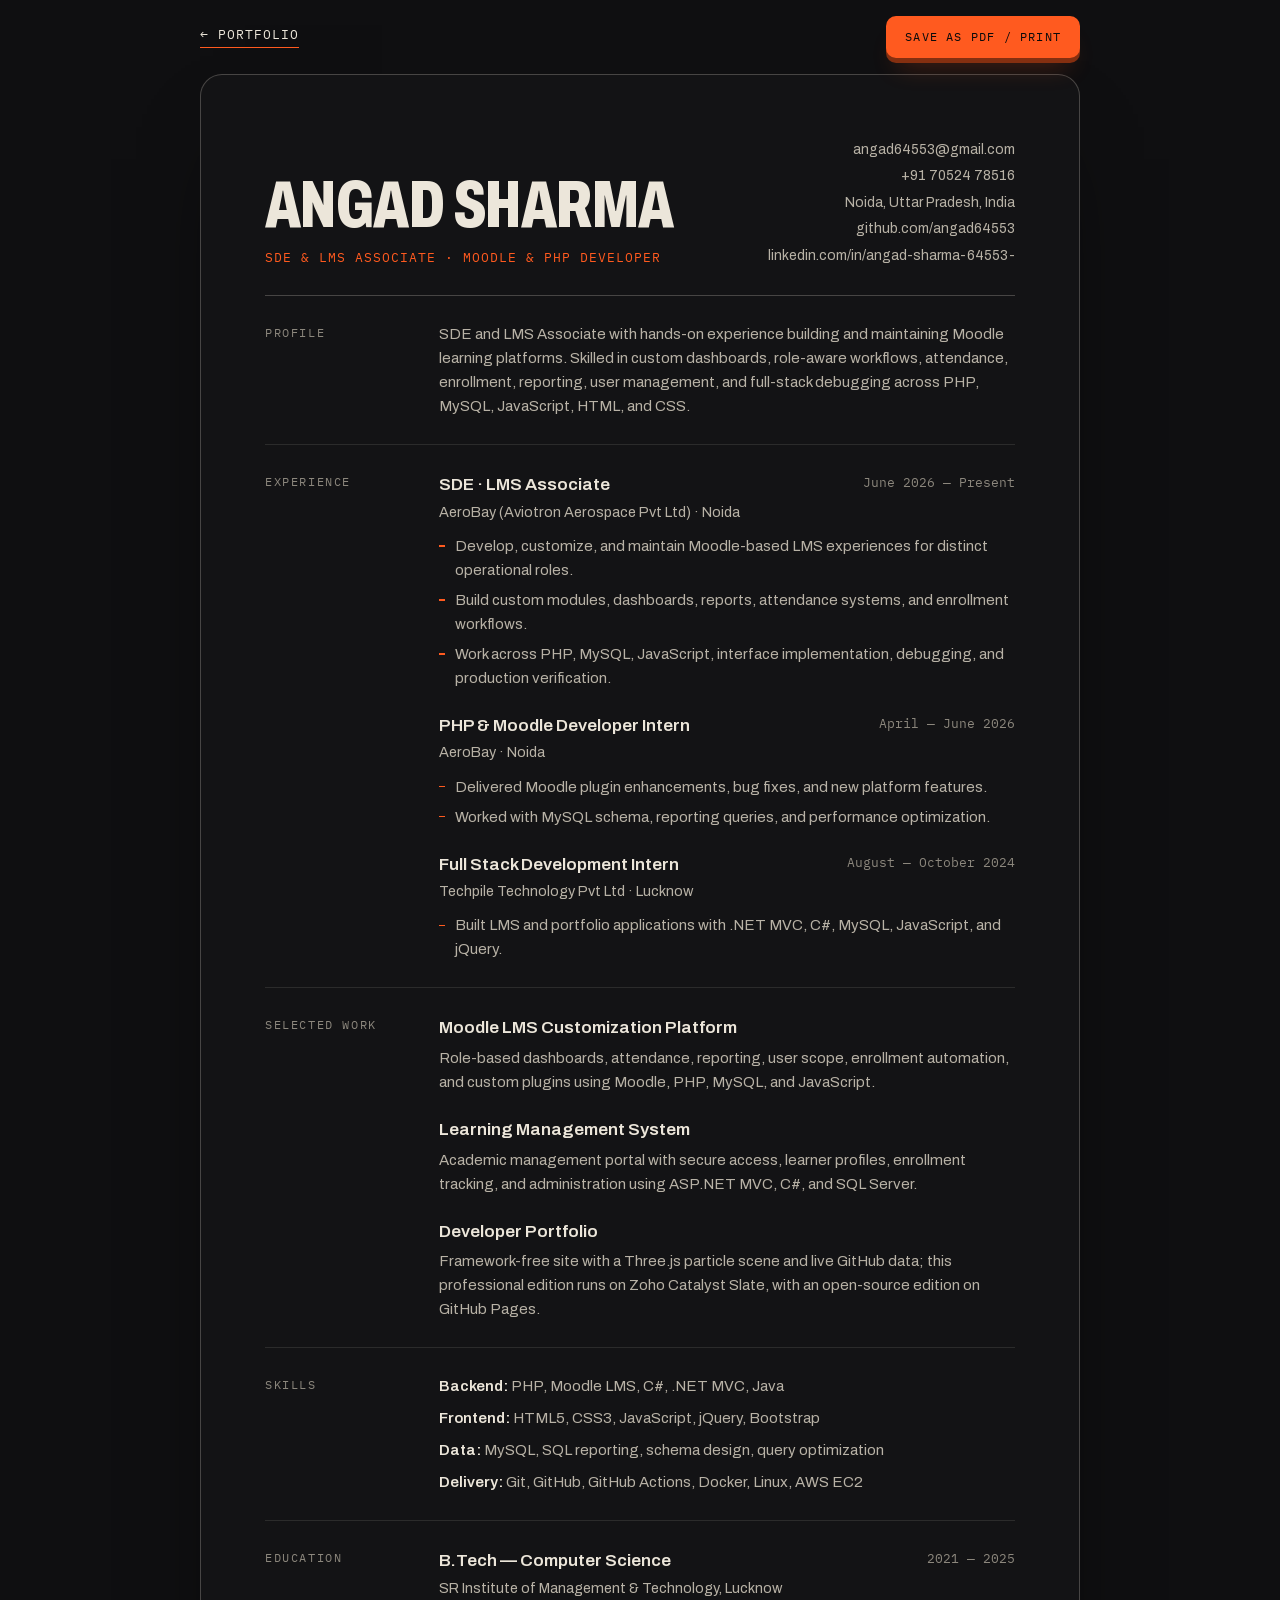
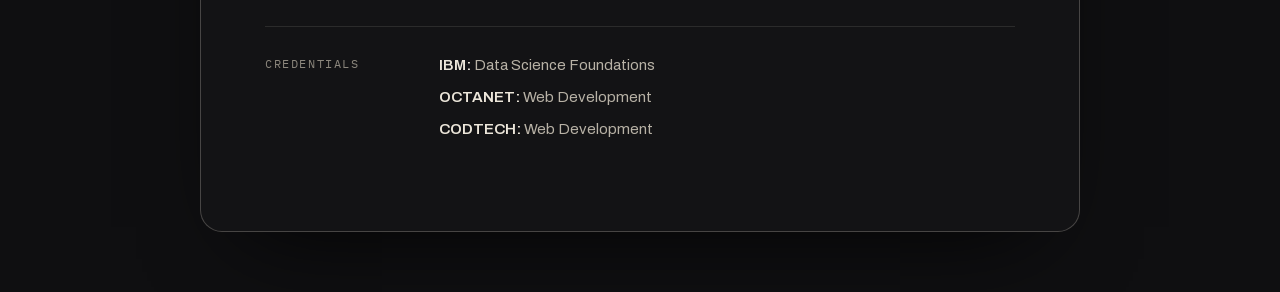
<file: resume.html>
<!doctype html>
<html lang="en" data-theme="dark">
<head>
    <meta charset="utf-8">
    <meta name="viewport" content="width=device-width, initial-scale=1">
    <title>Résumé — Angad Sharma, Software Development Engineer &amp; Moodle LMS Developer</title>
    <meta name="description" content="Résumé of Angad Sharma — SDE and LMS Associate at AeroBay, Moodle and PHP developer. B.Tech Computer Science, SR Institute of Management & Technology. Noida, India.">
    <meta name="author" content="Angad Sharma">
    <meta name="robots" content="index, follow">
    <link rel="canonical" href="https://angad.onslate.in/resume.html">
    <meta name="theme-color" content="#0f0f11">
    <meta property="og:type" content="profile">
    <meta property="og:site_name" content="Angad Sharma | Professional Portfolio">
    <meta property="og:url" content="https://angad.onslate.in/resume.html">
    <meta property="og:title" content="Résumé — Angad Sharma">
    <meta property="og:description" content="Résumé of Angad Sharma, SDE and LMS Associate at AeroBay: experience, selected work, skills, education and certifications.">
    <meta property="og:image" content="https://angad.onslate.in/og-image-generated.png">
    <meta property="og:image:alt" content="Angad Sharma — LMS Developer at AeroBay, specializing in Moodle, PHP and MySQL">
    <meta name="twitter:card" content="summary_large_image">
    <meta name="twitter:url" content="https://angad.onslate.in/resume.html">
    <meta name="twitter:title" content="Résumé — Angad Sharma">
    <meta name="twitter:description" content="Résumé of Angad Sharma, SDE and LMS Associate at AeroBay: experience, selected work, skills, education and certifications.">
    <meta name="twitter:image" content="https://angad.onslate.in/og-image-generated.png">
    <link rel="icon" href="favicon.svg" type="image/svg+xml">
    <link rel="stylesheet" href="site.css?v=2">
    <script>
        try { if (localStorage.getItem('theme') === 'light') document.documentElement.setAttribute('data-theme', 'light'); } catch (e) {}
    </script>
</head>
<body class="resume-page">
    <div class="resume-toolbar">
        <a class="text-link" href="./">← Portfolio</a>
        <button class="button button-primary button-small" type="button" onclick="window.print()">Save as PDF / Print</button>
    </div>
    <main class="resume-sheet">
        <header class="resume-head">
            <div>
                <h1>Angad Sharma</h1>
                <p>SDE &amp; LMS Associate · Moodle &amp; PHP Developer</p>
            </div>
            <div class="resume-contact">
                <a href="mailto:angad64553@gmail.com">angad64553@gmail.com</a>
                <a href="tel:+917052478516">+91 70524 78516</a>
                <span>Noida, Uttar Pradesh, India</span>
                <a href="https://github.com/angad64553">github.com/angad64553</a>
                <a href="https://www.linkedin.com/in/angad-sharma-64553-">linkedin.com/in/angad-sharma-64553-</a>
            </div>
        </header>

        <section class="resume-section">
            <h2>Profile</h2>
            <div><p>SDE and LMS Associate with hands-on experience building and maintaining Moodle learning platforms. Skilled in custom dashboards, role-aware workflows, attendance, enrollment, reporting, user management, and full-stack debugging across PHP, MySQL, JavaScript, HTML, and CSS.</p></div>
        </section>

        <section class="resume-section">
            <h2>Experience</h2>
            <div>
                <article>
                    <h3>SDE · LMS Associate <span>June 2026 — Present</span></h3>
                    <h4>AeroBay (Aviotron Aerospace Pvt Ltd) · Noida</h4>
                    <ul>
                        <li>Develop, customize, and maintain Moodle-based LMS experiences for distinct operational roles.</li>
                        <li>Build custom modules, dashboards, reports, attendance systems, and enrollment workflows.</li>
                        <li>Work across PHP, MySQL, JavaScript, interface implementation, debugging, and production verification.</li>
                    </ul>
                </article>
                <article>
                    <h3>PHP &amp; Moodle Developer Intern <span>April — June 2026</span></h3>
                    <h4>AeroBay · Noida</h4>
                    <ul>
                        <li>Delivered Moodle plugin enhancements, bug fixes, and new platform features.</li>
                        <li>Worked with MySQL schema, reporting queries, and performance optimization.</li>
                    </ul>
                </article>
                <article>
                    <h3>Full Stack Development Intern <span>August — October 2024</span></h3>
                    <h4>Techpile Technology Pvt Ltd · Lucknow</h4>
                    <ul>
                        <li>Built LMS and portfolio applications with .NET MVC, C#, MySQL, JavaScript, and jQuery.</li>
                    </ul>
                </article>
            </div>
        </section>

        <section class="resume-section">
            <h2>Selected work</h2>
            <div>
                <article><h3>Moodle LMS Customization Platform</h3><p>Role-based dashboards, attendance, reporting, user scope, enrollment automation, and custom plugins using Moodle, PHP, MySQL, and JavaScript.</p></article>
                <article><h3>Learning Management System</h3><p>Academic management portal with secure access, learner profiles, enrollment tracking, and administration using ASP.NET MVC, C#, and SQL Server.</p></article>
                <article><h3>Developer Portfolio</h3><p>Framework-free site with a Three.js particle scene and live GitHub data; this professional edition runs on Zoho Catalyst Slate, with an open-source edition on GitHub Pages.</p></article>
            </div>
        </section>

        <section class="resume-section">
            <h2>Skills</h2>
            <div class="resume-skills">
                <p><strong>Backend:</strong> PHP, Moodle LMS, C#, .NET MVC, Java</p>
                <p><strong>Frontend:</strong> HTML5, CSS3, JavaScript, jQuery, Bootstrap</p>
                <p><strong>Data:</strong> MySQL, SQL reporting, schema design, query optimization</p>
                <p><strong>Delivery:</strong> Git, GitHub, GitHub Actions, Docker, Linux, AWS EC2</p>
            </div>
        </section>

        <section class="resume-section">
            <h2>Education</h2>
            <div><article><h3>B.Tech — Computer Science <span>2021 — 2025</span></h3><h4>SR Institute of Management &amp; Technology, Lucknow</h4></article></div>
        </section>

        <section class="resume-section">
            <h2>Credentials</h2>
            <div class="resume-skills"><p><strong>IBM:</strong> Data Science Foundations</p><p><strong>OCTANET:</strong> Web Development</p><p><strong>CODTECH:</strong> Web Development</p></div>
        </section>
    </main>
</body>
</html>
</file>
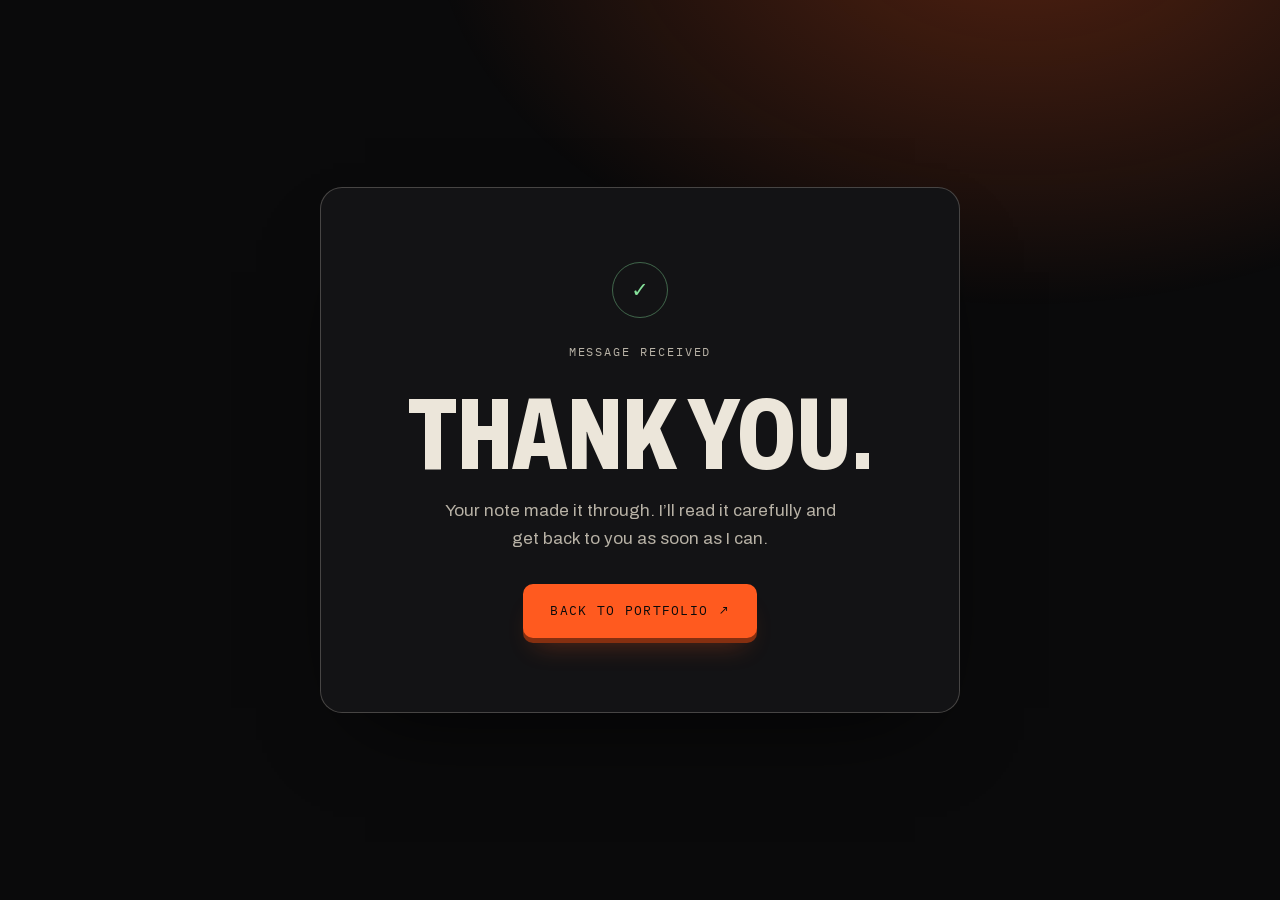
<file: thankyou.html>
<!doctype html>
<html lang="en" data-theme="dark">
<head>
    <meta charset="utf-8">
    <meta name="viewport" content="width=device-width, initial-scale=1">
    <meta name="robots" content="noindex">
    <meta name="theme-color" content="#0a0a0b">
    <title>Message received — Angad Sharma</title>
    <link rel="icon" href="favicon.svg" type="image/svg+xml">
    <link rel="stylesheet" href="site.css?v=2">
    <script>
        try { if (localStorage.getItem('theme') === 'light') document.documentElement.setAttribute('data-theme', 'light'); } catch (e) {}
    </script>
</head>
<body>
    <div class="backdrop" aria-hidden="true"></div>
    <main class="thanks">
        <section class="thanks-card">
            <div class="thanks-mark" aria-hidden="true">✓</div>
            <p class="kicker">Message received</p>
            <h1>Thank you.</h1>
            <p>Your note made it through. I’ll read it carefully and get back to you as soon as I can.</p>
            <a class="button button-primary" href="./">Back to portfolio <span aria-hidden="true">↗</span></a>
        </section>
    </main>
</body>
</html>
</file>
<file: site.css>
/* Angad Sharma — portfolio design system v2 ("Signal"): ink, bone, and one hot orange. */

@font-face { font-family: "Archivo"; src: url("assets/fonts/archivo-variable.woff2") format("woff2"); font-weight: 100 900; font-stretch: 62% 125%; font-display: swap; }
@font-face { font-family: "IBM Plex Mono"; src: url("assets/fonts/ibm-plex-mono.woff2") format("woff2"); font-weight: 400 500; font-display: swap; }

/* ---------- Tokens ---------- */
:root,
[data-theme="dark"] {
    --bg: #0a0a0b;
    --bg-alt: #0f0f11;
    --surface: #131315;
    --surface-2: #1b1b1e;
    --surface-glass: rgba(19, 19, 21, .7);
    --line: rgba(236, 230, 218, .11);
    --line-strong: rgba(236, 230, 218, .24);
    --text: #ece6da;
    --text-soft: #b8b2a6;
    --muted: #8c877d;
    --accent: #ff5a1f;
    --accent-strong: #ff7d4a;
    --accent-ink: #0a0a0b;
    --accent-soft: rgba(255, 90, 31, .13);
    --green: #86e29b;
    --warm: #f2b84b;
    --danger: #ff6b6b;
    --glow: rgba(255, 90, 31, .3);
    --shadow: 0 40px 90px -45px rgba(0, 0, 0, .9);
    --grain: .07;
    --cal-0: rgba(236, 230, 218, .07);
    --cal-1: rgba(255, 90, 31, .3);
    --cal-2: rgba(255, 90, 31, .55);
    --cal-3: rgba(255, 90, 31, .8);
    --cal-4: #ff8a5c;
    color-scheme: dark;
}

[data-theme="light"] {
    --bg: #ece7dc;
    --bg-alt: #e4ded1;
    --surface: #f6f2ea;
    --surface-2: #e8e2d5;
    --surface-glass: rgba(246, 242, 234, .76);
    --line: rgba(17, 17, 18, .12);
    --line-strong: rgba(17, 17, 18, .26);
    --text: #111112;
    --text-soft: #3d3a35;
    --muted: #666157;
    --accent: #bf3600;
    --accent-strong: #a02d00;
    --accent-ink: #fff8f2;
    --accent-soft: rgba(191, 54, 0, .1);
    --green: #1c7a3a;
    --warm: #8f5800;
    --danger: #b3261e;
    --glow: rgba(191, 54, 0, .2);
    --shadow: 0 34px 70px -40px rgba(60, 40, 20, .4);
    --grain: .05;
    --cal-0: rgba(17, 17, 18, .08);
    --cal-1: rgba(191, 54, 0, .28);
    --cal-2: rgba(191, 54, 0, .5);
    --cal-3: rgba(191, 54, 0, .75);
    --cal-4: #a02d00;
    color-scheme: light;
}

:root {
    --font: "Archivo", ui-sans-serif, system-ui, -apple-system, "Segoe UI", sans-serif;
    --display: "Archivo", "Arial Narrow", "Helvetica Neue", Impact, sans-serif;
    --mono: "IBM Plex Mono", ui-monospace, "SF Mono", Menlo, monospace;
    --shell: 1240px;
    --gutter: clamp(16px, 4vw, 40px);
    --radius: 22px;
    --radius-sm: 12px;
    --ease: cubic-bezier(.2, .8, .2, 1);
    --ease-io: cubic-bezier(.76, 0, .24, 1);
}

/* ---------- Base ---------- */
*, *::before, *::after { box-sizing: border-box; }
html { scroll-behavior: smooth; scroll-padding-top: 88px; -webkit-text-size-adjust: 100%; }
body {
    margin: 0;
    background: var(--bg);
    color: var(--text);
    font: 400 17px/1.6 var(--font);
    -webkit-font-smoothing: antialiased;
    overflow-x: hidden;
    transition: background-color .5s var(--ease), color .5s var(--ease);
}
img, svg, canvas { display: block; max-width: 100%; }
a { color: inherit; text-decoration: none; }
button, input, textarea { font: inherit; color: inherit; }
button { cursor: pointer; }
h1, h2, h3, p, ul, ol, dl, dd { margin: 0; }
ul, ol { padding: 0; list-style: none; }
strong { font-weight: 600; }
::selection { background: var(--accent); color: var(--accent-ink); }
:focus-visible { outline: 2px solid var(--accent); outline-offset: 3px; border-radius: 4px; }

.shell { width: min(var(--shell), 100% - var(--gutter) * 2); margin-inline: auto; }
.sr-only { position: absolute; width: 1px; height: 1px; overflow: hidden; clip-path: inset(50%); white-space: nowrap; }

/* Poster type: condensed, heavy, uppercase. */
.hero-name, .section-head h2, .contact-head h2, .marquee li, .project-copy h3, .timeline-head h3, .skill-head h3,
.github-stat strong, .credentials strong, .footer-word, .loader-count, .brand-name, .thanks-card h1, .resume-head h1 {
    font-family: var(--display); font-weight: 800; font-stretch: 68%;
    text-transform: uppercase; letter-spacing: -.008em; line-height: .9;
}

.skip-link {
    position: fixed; top: 12px; left: 12px; z-index: 600;
    padding: 10px 16px; border-radius: 8px;
    background: var(--accent); color: var(--accent-ink);
    transform: translateY(-200%); transition: transform .2s;
}
.skip-link:focus { transform: none; }

/* ---------- Fixed layers: scene, grain, progress, rail, cursor, intro ---------- */
.scene { position: fixed; inset: 0 0 auto; height: 100lvh; z-index: -1; pointer-events: none; }
.scene canvas { width: 100%; height: 100%; opacity: 0; transition: opacity 1.6s var(--ease); }
.scene-ready .scene canvas { opacity: 1; }

.grain {
    position: fixed; inset: 0; z-index: 90; pointer-events: none; opacity: var(--grain);
    background-image: url("data:image/svg+xml,%3Csvg xmlns='http://www.w3.org/2000/svg' width='220' height='220'%3E%3Cfilter id='n'%3E%3CfeTurbulence type='fractalNoise' baseFrequency='.9' numOctaves='2' stitchTiles='stitch'/%3E%3CfeColorMatrix values='0 0 0 0 .6  0 0 0 0 .6  0 0 0 0 .6  0 0 0 .9 0'/%3E%3C/filter%3E%3Crect width='100%25' height='100%25' filter='url(%23n)'/%3E%3C/svg%3E");
}

.backdrop {
    position: fixed; inset: 0; z-index: -1; pointer-events: none;
    background: radial-gradient(60rem 40rem at 80% -10%, var(--glow), transparent 62%);
}

.scroll-progress { position: fixed; inset: 0 0 auto; height: 2px; z-index: 120; pointer-events: none; }
.scroll-progress span { display: block; height: 100%; background: var(--accent); transform: scaleX(0); transform-origin: 0 50%; }

.rail {
    position: fixed; left: 24px; top: 50%; z-index: 60; translate: 0 -50%;
    display: none; flex-direction: column; align-items: center; gap: 14px;
    color: var(--muted); font: 500 11px/1 var(--mono); letter-spacing: .16em; text-transform: uppercase;
}
.rail b { color: var(--accent); font-weight: 500; }
.rail > i { display: block; width: 1px; height: 120px; background: var(--line-strong); }
.rail > i i { display: block; width: 1px; height: 100%; background: var(--accent); transform: scaleY(0); transform-origin: top; }
.rail span { writing-mode: vertical-rl; rotate: 180deg; }

.cursor {
    position: fixed; left: 0; top: 0; z-index: 450; pointer-events: none;
    width: 46px; height: 46px; margin: -23px 0 0 -23px; border-radius: 50%;
    border: 1px solid var(--accent); background: var(--accent);
    opacity: 0; transform: translate3d(var(--cx, -100px), var(--cy, -100px), 0) scale(var(--cs, .22));
    transition: opacity .3s, background-color .3s;
}
.cursor.is-on { opacity: 1; }
.cursor.is-hover { background: var(--accent-soft); }
.cursor.is-text { opacity: 0; }

.loader { display: none; }
.intro .loader {
    position: fixed; inset: 0; z-index: 500;
    display: grid; grid-template-rows: auto 1fr auto; padding: 26px var(--gutter) 30px;
    background: var(--bg); color: var(--text);
    transition: transform .9s var(--ease-io);
}
.intro-out .loader { transform: translateY(-101%); }
.loader-tag { color: var(--text-soft); font: 500 12px/1 var(--mono); letter-spacing: .16em; text-transform: uppercase; }
.loader-tag::before { content: "Angad Sharma / Portfolio"; }
.loader-count { align-self: end; font-size: clamp(7rem, 27vw, 25rem); line-height: .8; font-stretch: 62%; }
.loader-count::after { content: "%"; margin-left: .08em; color: var(--accent); font-size: .28em; vertical-align: top; }
.loader-bar { display: block; height: 2px; margin-top: 22px; background: var(--line); }
.loader-bar i { display: block; height: 100%; background: var(--accent); transform: scaleX(0); transform-origin: 0 50%; }

/* ---------- Buttons & links ---------- */
.button {
    --mx: 0px; --my: 0px;
    position: relative; isolation: isolate; overflow: hidden;
    display: inline-flex; align-items: center; justify-content: center; gap: 12px;
    min-height: 54px; padding: 0 26px;
    border: 1px solid transparent; border-radius: 10px;
    font: 500 13px/1 var(--mono); letter-spacing: .1em; text-transform: uppercase; white-space: nowrap;
    transform: translate3d(var(--mx), var(--my), 0);
    transition: transform .3s var(--ease), color .35s, border-color .35s;
}
.button::before {
    content: ""; position: absolute; inset: -1px; z-index: -1;
    background: var(--text); transform: translateY(102%);
    transition: transform .5s var(--ease);
}
.button:hover::before, .button:focus-visible::before { transform: none; }
.button-small { min-height: 42px; padding: 0 18px; font-size: 12px; }
.button-primary { background: var(--accent); color: var(--accent-ink); box-shadow: 0 5px 0 color-mix(in srgb, var(--accent) 52%, #000), 0 18px 26px -12px var(--glow); }
.button-ghost { box-shadow: 0 5px 0 var(--line); }
.button:active { transform: translate3d(var(--mx), calc(var(--my) + 4px), 0); transition-duration: .08s; }
.button-primary:active { box-shadow: 0 1px 0 color-mix(in srgb, var(--accent) 52%, #000), 0 8px 14px -10px var(--glow); }
.button-ghost:active { box-shadow: 0 1px 0 var(--line); }
.button-primary:hover, .button-primary:focus-visible { color: var(--bg); }
.button-ghost { border-color: var(--line-strong); background: var(--surface-glass); backdrop-filter: blur(10px); -webkit-backdrop-filter: blur(10px); }
.button-ghost:hover, .button-ghost:focus-visible { color: var(--bg); border-color: var(--text); }
.button:disabled { opacity: .6; cursor: progress; }

.text-link {
    display: inline-flex; align-items: center; gap: 8px;
    color: var(--text); font: 500 13px/1.4 var(--mono); letter-spacing: .08em; text-transform: uppercase;
    padding-bottom: 4px;
    background: linear-gradient(var(--accent), var(--accent)) 0 100% / 100% 1px no-repeat;
    transition: color .3s, background-size .4s var(--ease);
}
.text-link:hover { color: var(--accent); background-size: 0 1px; background-position: 100% 100%; }
.text-link span { transition: transform .3s var(--ease); }
.text-link:hover span { transform: translate(2px, -2px); }
.inline-link { color: var(--text); text-decoration: underline; text-decoration-color: var(--accent); text-decoration-thickness: 1px; text-underline-offset: 3px; transition: color .3s; }
.inline-link:hover { color: var(--accent); }

.icon-button {
    display: grid; place-items: center;
    width: 42px; height: 42px; border-radius: 10px;
    border: 1px solid var(--line-strong); background: transparent;
    transition: border-color .2s, background-color .2s, color .2s;
}
.icon-button:hover { border-color: var(--accent); color: var(--accent); }

.tags { display: flex; flex-wrap: wrap; gap: 6px; }
.tags li {
    padding: 5px 10px; border-radius: 6px;
    border: 1px solid var(--line); background: transparent;
    color: var(--text-soft); font: 11.5px/1.4 var(--mono); letter-spacing: .04em; text-transform: uppercase;
}

/* ---------- Header ---------- */
.site-header { position: fixed; inset: 0 0 auto; z-index: 100; transition: transform .55s var(--ease); }
.site-header.is-hidden { transform: translateY(-110%); }
.site-header::before {
    content: ""; position: absolute; inset: 0; z-index: -1;
    background: color-mix(in srgb, var(--bg) 76%, transparent);
    border-bottom: 1px solid var(--line);
    backdrop-filter: blur(16px) saturate(1.3); -webkit-backdrop-filter: blur(16px) saturate(1.3);
    opacity: 0; transition: opacity .35s;
}
.site-header.scrolled::before { opacity: 1; }
.nav {
    position: relative; isolation: isolate;
    display: flex; align-items: center; justify-content: space-between; gap: 16px;
    width: min(var(--shell), 100% - var(--gutter) * 2); margin-inline: auto; padding: 14px 0;
}
.brand { display: inline-flex; align-items: center; gap: 12px; }
.brand-mark {
    display: grid; place-items: center; width: 38px; height: 38px; border-radius: 9px;
    background: var(--accent); color: var(--accent-ink);
    font: 500 13px/1 var(--mono); letter-spacing: .04em;
    transition: border-radius .4s var(--ease), rotate .4s var(--ease);
}
.brand:hover .brand-mark { border-radius: 50%; rotate: -8deg; }
.brand-name { font-size: 1.25rem; font-stretch: 72%; letter-spacing: .01em; line-height: 1; }
.nav-menu { display: flex; align-items: center; gap: 4px; }
.nav-link {
    position: relative; padding: 10px 12px;
    color: var(--text-soft); font: 500 12px/1 var(--mono); letter-spacing: .12em; text-transform: uppercase;
    transition: color .25s;
}
.nav-link::after {
    content: ""; position: absolute; left: 12px; right: 12px; bottom: 4px; height: 1px;
    background: var(--accent); transform: scaleX(0); transform-origin: 100% 50%;
    transition: transform .4s var(--ease);
}
.nav-link:hover, .nav-link.active { color: var(--text); }
.nav-link:hover::after, .nav-link.active::after { transform: scaleX(1); transform-origin: 0 50%; }
.nav-actions { display: flex; align-items: center; gap: 8px; }
.theme-toggle .icon-sun { display: none; }
[data-theme="light"] .theme-toggle .icon-sun { display: block; }
[data-theme="light"] .theme-toggle .icon-moon { display: none; }
.menu-toggle { display: none; position: relative; }
.menu-toggle span {
    position: absolute; left: 12px; width: 17px; height: 1.6px; border-radius: 2px;
    background: currentColor; transition: transform .35s var(--ease), top .35s var(--ease);
}
.menu-toggle span:first-child { top: 16px; }
.menu-toggle span:last-child { top: 23px; }
.menu-toggle[aria-expanded="true"] span:first-child { top: 19.5px; transform: rotate(45deg); }
.menu-toggle[aria-expanded="true"] span:last-child { top: 19.5px; transform: rotate(-45deg); }

/* ---------- Hero ---------- */
.hero {
    position: relative; isolation: isolate;
    min-height: max(780px, 100svh);
    display: flex; flex-direction: column;
    padding: 104px 0 30px;
    overflow: clip;
}
.hero-inner { position: relative; flex: 1; display: flex; flex-direction: column; }
.hero-meta { display: flex; align-items: center; justify-content: space-between; gap: 16px; margin-bottom: clamp(18px, 3.4vh, 44px); }
.status-pill {
    display: inline-flex; align-items: center; gap: 10px;
    padding: 5px 16px 5px 5px;
    border: 1px solid var(--line-strong); border-radius: 999px;
    background: var(--surface-glass); backdrop-filter: blur(10px); -webkit-backdrop-filter: blur(10px);
    color: var(--text-soft); font: 500 12px/1.2 var(--mono); letter-spacing: .08em; text-transform: uppercase;
}
.status-pill img { width: 28px; height: 28px; border-radius: 50%; object-fit: cover; object-position: 50% 18%; }
.status-dot {
    width: 7px; height: 7px; border-radius: 50%; background: var(--green);
    box-shadow: 0 0 0 0 color-mix(in srgb, var(--green) 60%, transparent);
    animation: pulse 2.4s infinite;
}
@keyframes pulse { 70% { box-shadow: 0 0 0 8px transparent; } 100% { box-shadow: 0 0 0 0 transparent; } }
.hero-coords { display: flex; gap: 18px; color: var(--muted); font: 500 11.5px/1 var(--mono); letter-spacing: .14em; text-transform: uppercase; }
.hero-coords span + span::before { content: "/"; margin-right: 18px; color: var(--accent); }

.hero h1 { font-weight: inherit; perspective: 1100px; }
.hero-name {
    display: block; margin-left: -.03em;
    font-size: var(--fit, clamp(3.4rem, 13.4vw, 12.6rem)); line-height: .84; white-space: nowrap;
    font-variation-settings: "wdth" 72, "wght" 750;
}
.hero-name-letters { display: inline-block; }
/* --ex/--ey set the direction of the extrusion; main.js moves them with the pointer. */
.hero-name {
    --ex: .5; --ey: .9; --ext: color-mix(in srgb, var(--accent) 64%, #000);
    transform: rotateX(var(--trx, 0deg)) rotateY(var(--try, 0deg)); transform-origin: 50% 55%;
}
.hero-name .word { display: inline-block; white-space: nowrap; }
.hero-name .word + .word { margin-left: .2em; }
.hero-name .ch {
    display: inline-block;
    font-variation-settings: "wdth" var(--wd, 72), "wght" var(--wg, 750);
    color: color-mix(in srgb, var(--accent) calc(var(--heat, 0) * 100%), var(--text));
    text-shadow:
        calc(var(--ex) * 0.006em) calc(var(--ey) * 0.006em) 0 var(--ext),
        calc(var(--ex) * 0.012em) calc(var(--ey) * 0.012em) 0 var(--ext),
        calc(var(--ex) * 0.018em) calc(var(--ey) * 0.018em) 0 var(--ext),
        calc(var(--ex) * 0.024em) calc(var(--ey) * 0.024em) 0 var(--ext),
        calc(var(--ex) * 0.030em) calc(var(--ey) * 0.030em) 0 var(--ext),
        calc(var(--ex) * 0.036em) calc(var(--ey) * 0.036em) 0 var(--ext),
        calc(var(--ex) * 0.042em) calc(var(--ey) * 0.042em) 0 var(--ext),
        calc(var(--ex) * 0.048em) calc(var(--ey) * 0.048em) 0 var(--ext),
        calc(var(--ex) * 0.054em) calc(var(--ey) * 0.054em) 0 var(--ext),
        calc(var(--ex) * 0.060em) calc(var(--ey) * 0.060em) 0 var(--ext),
        calc(var(--ex) * .12em) calc(var(--ey) * .12em) .14em rgba(0, 0, 0, .5);
}
.motion .hero-name { opacity: 0; }
.motion .hero-name.is-split { opacity: 1; }
.motion .hero-name .ch { opacity: 0; translate: 0 .42em; transition: opacity .8s var(--ease), translate 1.1s var(--ease); transition-delay: calc(var(--i) * 45ms); }
.motion .hero-name.is-in .ch { opacity: 1; translate: 0 0; }

.hero-tagline {
    display: block; max-width: 20ch; margin-top: clamp(22px, 3.6vh, 42px);
    font: 500 clamp(1.5rem, 2.7vw, 2.5rem)/1.08 var(--font); letter-spacing: -.03em; text-transform: none;
}
.hero-tagline em { font-style: normal; color: var(--accent); }
.hero-lede { max-width: 46ch; margin-top: 20px; color: var(--text-soft); font-size: clamp(1rem, 1.25vw, 1.1rem); }
.hero-actions { display: flex; flex-wrap: wrap; gap: 12px; margin-top: 30px; }
.hero-facts {
    display: grid; grid-template-columns: repeat(4, minmax(0, 1fr)); gap: 14px 24px;
    padding-top: 18px; border-top: 1px solid var(--line-strong);
}
.hero-facts dt { color: var(--muted); font: 500 11px/1.4 var(--mono); text-transform: uppercase; letter-spacing: .14em; }
.hero-facts dt::before { content: "› "; color: var(--accent); }
.hero-facts dd { margin-top: 6px; font-size: 15.5px; font-weight: 500; font-variant-numeric: tabular-nums; }
.hero-inner > .hero-facts { margin-top: clamp(36px, 6vh, 72px); }
.hero-inner > .hero-actions { margin-bottom: auto; }

.hero-visual {
    position: absolute; right: -3%; top: 47%; translate: 0 -50%;
    width: min(50vw, 680px, 82svh); aspect-ratio: 1; pointer-events: none;
}

/* CSS fallback globe (visible until WebGL is ready) */
.orb-fallback { position: absolute; inset: 14%; z-index: -1; transition: opacity 1s var(--ease); }
.scene-ready .orb-fallback { opacity: 0; }
.orb-core {
    position: absolute; inset: 18%; border-radius: 50%;
    background: radial-gradient(circle, var(--text) 1px, transparent 1.7px) 0 0 / 10px 10px;
    -webkit-mask-image: radial-gradient(circle at 38% 34%, #000 10%, rgba(0, 0, 0, .25) 62%, transparent 72%);
    mask-image: radial-gradient(circle at 38% 34%, #000 10%, rgba(0, 0, 0, .25) 62%, transparent 72%);
    opacity: .7;
}
.orb-ring { position: absolute; inset: 0; border-radius: 50%; border: 1.5px solid var(--accent); opacity: .8; transform: rotate(-18deg) scaleY(.28); }
.orb-ring-2 { inset: 6%; border-width: 1px; opacity: .45; }
.orb-ring-3 { display: none; }

.scene-label {
    position: absolute; z-index: 2;
    display: inline-flex; align-items: center; gap: 8px;
    padding: 7px 11px; border-radius: 6px;
    border: 1px solid var(--line-strong); background: var(--surface-glass);
    backdrop-filter: blur(10px); -webkit-backdrop-filter: blur(10px);
    color: var(--text); font: 500 11px/1 var(--mono); letter-spacing: .1em; text-transform: uppercase; white-space: nowrap;
    transition: opacity .4s;
}
.scene-label i { width: 6px; height: 6px; background: var(--accent); rotate: 45deg; }
.scene-label-1 { top: 16%; left: 4%; }
.scene-label-2 { top: 44%; right: 0; }
.scene-label-3 { bottom: 14%; left: 20%; }
.scene-ready .scene-label {
    top: 0; left: 0; right: auto; bottom: auto;
    opacity: var(--o, 0);
    transform: translate3d(var(--x, 0), var(--y, 0), 0) translate(-50%, calc(-100% - 30px));
}
/* Leader line from the label down to its tracked point. */
.scene-ready .scene-label::before { content: ""; position: absolute; left: 50%; top: 100%; width: 1px; height: 30px; background: linear-gradient(var(--line-strong), var(--accent)); }
.scene-ready .scene-label::after { content: ""; position: absolute; left: 50%; top: calc(100% + 30px); width: 7px; height: 7px; margin: -3.5px 0 0 -3.5px; border-radius: 50%; border: 1px solid var(--accent); }

.scroll-cue { position: absolute; right: var(--gutter); bottom: 128px; width: 1px; height: 70px; background: var(--line-strong); overflow: hidden; }
.scroll-cue::before { content: ""; position: absolute; inset: -16px -12px; }
.scroll-cue span { position: absolute; left: 0; top: 0; width: 1px; height: 26px; background: var(--accent); animation: cue 2.2s var(--ease-io) infinite; }
@keyframes cue { from { transform: translateY(-30px); } to { transform: translateY(74px); } }

/* ---------- Marquee ---------- */
.marquee { position: relative; overflow: hidden; padding: 20px 0; border-block: 1px solid var(--line-strong); }
.marquee-track { display: flex; width: max-content; animation: marquee 36s linear infinite; will-change: transform; }
.marquee-track.is-js { animation: none; }
.marquee ul { display: flex; flex: none; }
.marquee li {
    display: flex; align-items: center; gap: .55em; padding-left: .55em;
    font-size: clamp(2.3rem, 6.4vw, 5.4rem); font-stretch: 64%; line-height: 1; white-space: nowrap;
}
.marquee li:nth-child(even) { color: transparent; -webkit-text-stroke: 1.5px var(--text-soft); }
.marquee li::after { content: ""; flex: none; width: .26em; height: .26em; background: var(--accent); rotate: 45deg; }
@keyframes marquee { to { transform: translateX(-50%); } }

/* ---------- Sections ---------- */
.section { position: relative; padding: clamp(96px, 12vw, 176px) 0; }
.section-tight { padding-block: clamp(72px, 9vw, 120px); }
.section-alt { background: linear-gradient(180deg, transparent, color-mix(in srgb, var(--bg-alt) 86%, transparent) 10%, color-mix(in srgb, var(--bg-alt) 86%, transparent) 90%, transparent); }
.section-head { display: grid; grid-template-columns: repeat(12, minmax(0, 1fr)); column-gap: 24px; margin-bottom: clamp(48px, 7vw, 100px); }
.section-head > * { grid-column: 1 / -1; }
.kicker {
    display: flex; align-items: center; gap: 14px; margin-bottom: clamp(20px, 2.6vw, 34px);
    color: var(--text-soft); font: 500 12px/1 var(--mono); text-transform: uppercase; letter-spacing: .16em; white-space: nowrap;
}
.kicker span { color: var(--accent); }
.kicker span::before { content: "["; } .kicker span::after { content: "]"; }
.kicker::after { content: ""; flex: 1; height: 1px; background: var(--line-strong); }
.section-head h2 { grid-column: 1 / span 11; font-size: clamp(2.9rem, 8.4vw, 8.2rem); line-height: .87; text-wrap: balance; }
.contact-head h2 { font-size: clamp(3rem, 10.2vw, 10.4rem); line-height: .86; text-wrap: balance; }
.section-head > p:not(.kicker) { grid-column: 7 / -1; max-width: 52ch; margin-top: clamp(22px, 3vw, 36px); color: var(--text-soft); font-size: 1.08rem; }

/* Word-by-word heading reveal (spans are created in main.js). */
.split .w { display: inline-block; vertical-align: top; perspective: 700px; }
.split .w > i { display: inline-block; font-style: normal; transform-origin: 50% 100%; }
.split .w:last-of-type { color: var(--accent); }
.motion .split .w > i { opacity: 0; transform: rotateX(-92deg); transition: transform 1.15s var(--ease), opacity .45s var(--ease); transition-delay: calc(var(--i) * 65ms + .08s); }
.motion .is-in .split .w > i { opacity: 1; transform: none; }

/* Words that light up as the paragraph scrolls through the viewport. */
.motion .words-ready .sw { opacity: .2; transition: opacity .5s var(--ease); }
.motion .words-ready .sw.is-lit { opacity: 1; }

/* ---------- Surfaces ---------- */
.panel, .skill-card, .profile-card, .contact-form, .credentials li, .github-stat {
    position: relative;
    border: 1px solid var(--line);
    border-radius: var(--radius);
    background: var(--surface);
}

/* Cursor spotlight on card borders (coordinates set per card in main.js). */
[data-spot] > *::before {
    content: ""; position: absolute; inset: -1px; z-index: 1; padding: 1px; border-radius: inherit; pointer-events: none;
    background: radial-gradient(380px circle at var(--sx, -400px) var(--sy, -400px), var(--accent), transparent 62%);
    -webkit-mask: linear-gradient(#000 0 0) content-box, linear-gradient(#000 0 0); -webkit-mask-composite: xor;
    mask: linear-gradient(#000 0 0) content-box exclude, linear-gradient(#000 0 0);
    opacity: 0; transition: opacity .4s;
}
[data-spot]:hover > *::before { opacity: 1; }

/* 3D tilt + glare (driven by main.js) */
[data-tilt] {
    --rx: 0deg; --ry: 0deg; --gx: 50%; --gy: 50%; --ga: 0;
    position: relative;
    transform: perspective(1100px) rotateX(var(--rx)) rotateY(var(--ry));
    transform-style: preserve-3d;
    transition: transform .6s var(--ease), border-color .3s;
    will-change: transform;
}
[data-tilt].is-tilting { transition: transform .12s linear, border-color .3s; }
[data-tilt]::after {
    content: ""; position: absolute; inset: 0; border-radius: inherit; pointer-events: none;
    background: radial-gradient(520px circle at var(--gx) var(--gy), color-mix(in srgb, var(--accent) 12%, transparent), transparent 46%);
    opacity: var(--ga); transition: opacity .4s;
}

/* ---------- Projects: stacking cards ---------- */
.projects { display: grid; gap: 28px; counter-reset: project; }
.project {
    position: relative; counter-increment: project;
    display: grid; grid-template-columns: minmax(0, 1.02fr) minmax(0, .98fr);
    gap: clamp(28px, 4.4vw, 72px); align-items: center;
    padding: clamp(18px, 3.4vw, 52px);
    border: 1px solid var(--line-strong); border-radius: 30px;
    background: var(--surface);
    box-shadow: 0 -28px 60px -44px rgba(0, 0, 0, .7);
    transform-origin: 50% 0; transform: perspective(1500px) rotateX(calc(var(--cover, 0) * -8deg)) scale(calc(1 - var(--cover, 0) * .06));
}
.projects.is-stack .project { position: sticky; top: var(--stick, 84px); }
.project::after {
    content: ""; position: absolute; inset: -1px; z-index: 5; border-radius: inherit; pointer-events: none;
    background: var(--bg); opacity: calc(var(--cover, 0) * .62);
}
.project-reverse .project-visual { order: 2; }
.project-visual { position: relative; perspective: 1600px; }
.project-visual::before {
    content: ""; position: absolute; inset: 10% 6% -2%; z-index: 0; border-radius: 40px;
    background: radial-gradient(closest-side, var(--glow), transparent); filter: blur(34px);
}
.concept-tag {
    position: absolute; top: -11px; right: 18px; z-index: 2;
    padding: 5px 9px; border-radius: 5px;
    border: 1px solid var(--line-strong); background: var(--bg);
    color: var(--muted); font: 500 10.5px/1 var(--mono); text-transform: uppercase; letter-spacing: .14em;
}
.project-copy { position: relative; min-width: 0; }
.project-copy::before {
    content: counter(project, decimal-leading-zero);
    position: absolute; right: -4px; top: -10px;
    font: 800 clamp(4rem, 8vw, 7.4rem)/.8 var(--display); font-stretch: 62%;
    color: transparent; -webkit-text-stroke: 1px var(--line-strong); pointer-events: none;
}
.project-copy > * { position: relative; }
.project-index { padding-right: clamp(70px, 9vw, 130px); color: var(--accent); font: 500 12px/1.5 var(--mono); text-transform: uppercase; letter-spacing: .14em; }
.project-copy h3 { margin-top: 14px; padding-right: clamp(60px, 8vw, 120px); font-size: clamp(2.1rem, 3.9vw, 3.5rem); line-height: .93; }
.project-summary { margin-top: 16px; color: var(--text-soft); font-size: 1.05rem; }
.case { display: grid; grid-template-columns: 1fr 1fr; margin: 24px 0; border-top: 1px solid var(--line); }
.case div { padding: 14px 18px 14px 0; border-bottom: 1px solid var(--line); }
.case div:nth-child(even) { padding: 14px 0 14px 18px; border-left: 1px solid var(--line); }
.case dt { color: var(--accent); font: 500 11px/1.4 var(--mono); text-transform: uppercase; letter-spacing: .14em; }
.case dd { margin-top: 6px; color: var(--text-soft); font-size: 14.5px; line-height: 1.5; }
.project-links { display: flex; flex-wrap: wrap; gap: 14px 26px; margin-top: 24px; }

/* Mock interfaces: a tilted window whose parts float at different depths.
   --p straightens it on scroll, --tx/--ty follow the pointer (both set in main.js). */
.mock {
    --p: 1; --tx: 0deg; --ty: 0deg; --dir: -1; --rest: 11deg;
    position: relative; z-index: 1; border-radius: 16px;
    border: 1px solid var(--line-strong);
    background: var(--bg);
    box-shadow: 0 60px 90px -50px rgba(0, 0, 0, .95);
    transform-style: preserve-3d;
    transform:
        rotateX(calc((1 - var(--p)) * 22deg + 6deg + var(--tx)))
        rotateY(calc(var(--dir) * ((1 - var(--p)) * 16deg + var(--rest)) + var(--ty)))
        rotateZ(calc(var(--dir) * (1 - var(--p)) * -3deg))
        translateY(calc((1 - var(--p)) * 46px));
    transform-origin: 50% 70%;
    transition: transform .35s var(--ease);
    will-change: transform;
}
.project-reverse .mock { --dir: 1; }
[data-theme="light"] .mock { box-shadow: 0 50px 80px -50px rgba(60, 40, 20, .55); }
.mock-body, .mock-main, .mock-kpis, .portal-body, .portal-rows, .site-body { transform-style: preserve-3d; }
.mock-roles { transform: translateZ(26px); }
.mock-kpis div, .mock-chart, .portal-rows li, .portal-progress { box-shadow: 0 24px 30px -20px rgba(0, 0, 0, .8); }
[data-theme="light"] .mock-kpis div, [data-theme="light"] .mock-chart, [data-theme="light"] .portal-rows li, [data-theme="light"] .portal-progress { box-shadow: 0 22px 28px -20px rgba(60, 40, 20, .45); }
.mock-kpis div { transform: translateZ(42px); }
.mock-kpis div:nth-child(2) { transform: translateZ(60px); }
.mock-kpis div:nth-child(3) { transform: translateZ(78px); }
.mock-chart { transform: translateZ(32px); }
.portal-head { transform: translateZ(26px); }
.portal-rows li { transform: translateZ(36px); }
.portal-rows li:nth-child(2) { transform: translateZ(54px); }
.portal-rows li:nth-child(3) { transform: translateZ(72px); }
.portal-progress { transform: translateZ(44px); }
.site-copy { transform: translateZ(40px); }
.site-orb { transform: translateZ(84px); }
.mock-bar { display: flex; align-items: center; gap: 6px; padding: 12px 16px; border-bottom: 1px solid var(--line); border-radius: 15px 15px 0 0; background: var(--surface-2); }
.mock-bar span { width: 9px; height: 9px; border-radius: 50%; background: var(--line-strong); }
.mock-bar span:first-child { background: var(--accent); }
.mock-bar b { margin-left: 12px; color: var(--muted); font: 400 11.5px/1 var(--mono); }

.mock-body { display: grid; grid-template-columns: 54px minmax(0, 1fr); min-height: 330px; }
.mock-side { display: flex; flex-direction: column; align-items: center; gap: 12px; padding: 16px 0; border-right: 1px solid var(--line); }
.mock-side i { width: 22px; height: 6px; border-radius: 4px; background: var(--line-strong); }
.mock-side .logo { display: grid; place-items: center; width: 28px; height: 28px; margin-bottom: 10px; border-radius: 7px; background: var(--accent); color: var(--accent-ink); font: 500 12px/1 var(--mono); font-style: normal; }
.mock-main { padding: 20px; display: grid; gap: 16px; align-content: start; }
.mock-roles { display: flex; gap: 6px; }
.mock-roles span { padding: 5px 11px; border-radius: 6px; border: 1px solid var(--line); color: var(--muted); font: 11px/1 var(--mono); }
.mock-roles .on { background: var(--text); border-color: var(--text); color: var(--bg); }
.mock-kpis { display: grid; grid-template-columns: repeat(3, minmax(0, 1fr)); gap: 10px; }
.mock-kpis div { padding: 12px; border-radius: 10px; border: 1px solid var(--line); background: var(--surface); }
.mock-kpis small { display: block; overflow: hidden; text-overflow: ellipsis; color: var(--muted); font: 10.5px/1 var(--mono); text-transform: uppercase; letter-spacing: .08em; }
.mock-kpis b { display: block; margin-top: 8px; font: 800 26px/1 var(--display); font-stretch: 70%; }
.mock-chart { display: flex; align-items: flex-end; gap: 8px; height: 130px; padding: 14px; border-radius: 10px; border: 1px solid var(--line); background: var(--surface); }
.mock-chart i { flex: 1; height: var(--h); border-radius: 3px 3px 0 0; background: var(--line-strong); transform-origin: 50% 100%; }
.mock-chart i:nth-child(3n) { background: var(--accent); }
.motion .mock-chart i { transform: scaleY(0); transition: transform 1s var(--ease); }
.motion .mock-chart i:nth-child(2) { transition-delay: .06s; } .motion .mock-chart i:nth-child(3) { transition-delay: .12s; }
.motion .mock-chart i:nth-child(4) { transition-delay: .18s; } .motion .mock-chart i:nth-child(5) { transition-delay: .24s; }
.motion .mock-chart i:nth-child(6) { transition-delay: .3s; } .motion .mock-chart i:nth-child(7) { transition-delay: .36s; }
.motion .mock-chart i:nth-child(8) { transition-delay: .42s; }
.motion .is-live .mock-chart i { transform: none; }

.portal-body { padding: 22px; display: grid; gap: 16px; min-height: 330px; }
.portal-head small { color: var(--muted); font: 11px/1 var(--mono); text-transform: uppercase; letter-spacing: .1em; }
.portal-head strong { display: block; margin-top: 8px; font: 800 28px/1 var(--display); font-stretch: 70%; text-transform: uppercase; }
.portal-rows { display: grid; gap: 8px; }
.portal-rows li { display: flex; align-items: center; gap: 12px; padding: 10px 12px; border-radius: 10px; border: 1px solid var(--line); background: var(--surface); }
.portal-rows i { display: grid; place-items: center; width: 32px; height: 32px; border-radius: 8px; background: var(--accent-soft); color: var(--accent); font: 500 11px/1 var(--mono); font-style: normal; }
.portal-rows span { flex: 1; display: grid; }
.portal-rows b { font-size: 14px; font-weight: 500; }
.portal-rows small { color: var(--muted); font-size: 12px; }
.portal-rows em { padding: 4px 9px; border-radius: 5px; background: color-mix(in srgb, var(--green) 14%, transparent); color: var(--green); font: 11px/1 var(--mono); font-style: normal; }
.portal-rows em.review { background: color-mix(in srgb, var(--warm) 14%, transparent); color: var(--warm); }
.portal-progress { display: grid; grid-template-columns: 1fr auto; gap: 8px; padding: 14px; border-radius: 10px; border: 1px solid var(--line); background: var(--surface); }
.portal-progress small { color: var(--muted); font: 11px/1.4 var(--mono); text-transform: uppercase; letter-spacing: .08em; }
.portal-progress span { grid-column: 1 / -1; height: 6px; border-radius: 3px; background: var(--line); overflow: hidden; }
.portal-progress span i { display: block; width: 78.4%; height: 100%; border-radius: inherit; background: var(--accent); transform-origin: 0 50%; }
.motion .portal-progress span i { transform: scaleX(0); transition: transform 1.4s var(--ease) .2s; }
.motion .is-live .portal-progress span i { transform: none; }

.site-body { position: relative; display: grid; grid-template-columns: 1fr 1fr; align-items: center; min-height: 330px; padding: 28px; }
.site-copy small { color: var(--accent); font: 11px/1 var(--mono); letter-spacing: .14em; }
.site-copy strong { display: block; margin: 10px 0 16px; font: 800 46px/.86 var(--display); font-stretch: 66%; text-transform: uppercase; }
.site-copy span { display: block; height: 6px; margin-top: 8px; border-radius: 3px; background: var(--line-strong); }
.site-copy span:last-child { width: 62%; }
.site-orb { position: relative; order: 2; aspect-ratio: 1; }
.site-orb b {
    position: absolute; inset: 20%; border-radius: 50%;
    background: radial-gradient(circle, var(--text) 1px, transparent 1.6px) 0 0 / 7px 7px;
    -webkit-mask-image: radial-gradient(circle at 38% 34%, #000 10%, rgba(0, 0, 0, .3) 60%, transparent 71%);
    mask-image: radial-gradient(circle at 38% 34%, #000 10%, rgba(0, 0, 0, .3) 60%, transparent 71%);
}
.site-orb i { position: absolute; inset: 2%; border-radius: 50%; border: 1.5px solid var(--accent); transform: rotate(-18deg) scaleY(.28); }
.site-orb i + i { inset: 9%; border-width: 1px; opacity: .5; }

/* ---------- About ---------- */
.about-grid { display: grid; grid-template-columns: minmax(0, 1.25fr) minmax(0, .75fr); gap: clamp(40px, 7vw, 110px); align-items: start; }
.prose { display: grid; gap: 22px; max-width: 34em; color: var(--text-soft); font-size: 1.08rem; }
.prose p:first-child { color: var(--text); font-size: clamp(1.3rem, 2.25vw, 2rem); line-height: 1.26; letter-spacing: -.022em; }
.prose strong { color: var(--accent); font-weight: 500; }
.process { display: grid; grid-template-columns: repeat(4, 1fr); margin-top: 56px; border-top: 1px solid var(--line-strong); }
.process li { position: relative; display: grid; gap: 4px; align-content: start; padding: 20px 16px 4px 0; transition: color .3s; }
.process li::before { content: ""; position: absolute; left: 0; top: -4px; width: 7px; height: 7px; background: var(--accent); rotate: 45deg; transition: scale .4s var(--ease); }
.process li::after { content: ""; position: absolute; left: 0; top: -1px; width: 100%; height: 1px; background: var(--accent); transform: scaleX(0); transform-origin: 0 50%; transition: transform .6s var(--ease); }
.process li:hover::after { transform: scaleX(1); }
.process li:hover::before { scale: 1.6; }
.process span { color: var(--accent); font: 500 11.5px/1 var(--mono); letter-spacing: .1em; }
.process strong { margin-top: 12px; font: 800 1.6rem/1 var(--display); font-stretch: 70%; text-transform: uppercase; }
.process small { color: var(--muted); font-size: 13.5px; line-height: 1.45; }

.profile-card { padding: 10px; position: sticky; top: 100px; }
.profile-photo { position: relative; overflow: hidden; border-radius: 14px; aspect-ratio: 4 / 4.6; background: var(--surface-2); transform: translateZ(46px); box-shadow: 0 34px 50px -30px rgba(0, 0, 0, .9); }
.profile-photo img { width: 100%; height: 100%; object-fit: cover; object-position: 50% 12%; transition: transform 1s var(--ease), filter .8s var(--ease); }
.profile-card:hover .profile-photo img { transform: scale(1.04); }
@media (hover: hover) {
    .profile-photo img { filter: grayscale(1) contrast(1.08); }
    .profile-card:hover .profile-photo img { filter: none; }
}
/* Viewfinder corners */
.profile-photo::after {
    --c: 16px; --w: 1.5px;
    content: ""; position: absolute; inset: 12px; pointer-events: none;
    background:
        linear-gradient(var(--accent), var(--accent)) 0 0 / var(--c) var(--w), linear-gradient(var(--accent), var(--accent)) 0 0 / var(--w) var(--c),
        linear-gradient(var(--accent), var(--accent)) 100% 0 / var(--c) var(--w), linear-gradient(var(--accent), var(--accent)) 100% 0 / var(--w) var(--c),
        linear-gradient(var(--accent), var(--accent)) 0 100% / var(--c) var(--w), linear-gradient(var(--accent), var(--accent)) 0 100% / var(--w) var(--c),
        linear-gradient(var(--accent), var(--accent)) 100% 100% / var(--c) var(--w), linear-gradient(var(--accent), var(--accent)) 100% 100% / var(--w) var(--c);
    background-repeat: no-repeat;
}
.profile-glare { position: absolute; inset: 0; z-index: 1; background: linear-gradient(115deg, transparent 35%, rgba(255, 255, 255, .16) 50%, transparent 65%); background-size: 250% 100%; background-position: calc(100% - var(--gx, 50%)) 0; opacity: var(--ga, 0); transition: opacity .4s; }
.profile-info { padding: 20px 12px 10px; transform: translateZ(26px); }
.profile-info > strong { display: block; font: 800 1.9rem/1 var(--display); font-stretch: 70%; text-transform: uppercase; }
.profile-info > span { display: block; margin-top: 6px; color: var(--text-soft); font-size: 14.5px; }
.profile-info ul { display: grid; gap: 12px; margin-top: 18px; padding-top: 16px; border-top: 1px solid var(--line); font-size: 14.5px; }
.profile-info li span { display: block; color: var(--muted); font: 500 11px/1.7 var(--mono); text-transform: uppercase; letter-spacing: .14em; }
.profile-links { display: flex; gap: 8px; margin-top: 18px; }
.profile-links a { flex: 1; padding: 11px; border-radius: 9px; border: 1px solid var(--line-strong); text-align: center; font: 500 12px/1.4 var(--mono); letter-spacing: .08em; text-transform: uppercase; transition: border-color .25s, background-color .25s, color .25s; }
.profile-links a:hover { border-color: var(--accent); background: var(--accent); color: var(--accent-ink); }

/* ---------- Timeline ---------- */
.timeline { --fill: 0; --pad: clamp(28px, 4vw, 48px); position: relative; display: grid; border-bottom: 1px solid var(--line); }
.timeline::before, .timeline::after { content: ""; position: absolute; top: 0; bottom: 0; left: 228px; width: 1px; }
.timeline::before { background: var(--line-strong); }
.timeline::after { left: 227.5px; width: 2px; background: var(--accent); transform: scaleY(var(--fill)); transform-origin: top; box-shadow: 0 0 14px var(--glow); }
.timeline-item { position: relative; display: grid; grid-template-columns: 180px minmax(0, 1fr); gap: 96px; padding: var(--pad) 0; border-top: 1px solid var(--line); }
.timeline-item::before {
    content: ""; position: absolute; left: 223px; top: calc(var(--pad) + 8px); z-index: 1;
    width: 11px; height: 11px; rotate: 45deg;
    background: var(--bg); border: 1.5px solid var(--line-strong);
    transition: background-color .3s, border-color .3s;
}
.timeline-item:hover::before { border-color: var(--accent); }
.timeline-item.current::before { border-color: var(--accent); background: var(--accent); box-shadow: 0 0 0 5px var(--accent-soft), 0 0 18px var(--glow); }
.timeline-date span { display: block; color: var(--text-soft); font: 500 12.5px/1.6 var(--mono); letter-spacing: .08em; text-transform: uppercase; }
.timeline-date em { display: inline-block; margin-top: 10px; padding: 4px 9px; border-radius: 5px; background: color-mix(in srgb, var(--green) 14%, transparent); color: var(--green); font: 500 10.5px/1.4 var(--mono); font-style: normal; text-transform: uppercase; letter-spacing: .14em; }
.timeline-head { display: flex; justify-content: space-between; align-items: baseline; gap: 12px 24px; flex-wrap: wrap; }
.timeline-head h3 { font-size: clamp(1.7rem, 3.3vw, 2.9rem); line-height: .94; transition: color .3s; }
.timeline-item:hover .timeline-head h3 { color: var(--accent); }
.timeline-head p { margin-top: 10px; color: var(--text-soft); font-size: 15.5px; }
.timeline-head > span { color: var(--muted); font: 500 12px/1.6 var(--mono); letter-spacing: .1em; text-transform: uppercase; }
.timeline-more { margin-top: clamp(24px, 3vw, 36px); }
.timeline-card > ul:not(.tags) { display: grid; gap: 10px; max-width: 70ch; margin: 22px 0; color: var(--text-soft); font-size: 15.5px; }
.timeline-card > ul:not(.tags) li { position: relative; padding-left: 22px; }
.timeline-card > ul:not(.tags) li::before { content: ""; position: absolute; left: 0; top: .74em; width: 10px; height: 1.5px; background: var(--accent); }
.timeline-card > ul:not(.tags) strong { color: var(--text); font-weight: 500; }

/* ---------- Skills bento ---------- */
.bento { display: grid; grid-template-columns: repeat(3, minmax(0, 1fr)); gap: 14px; counter-reset: skill; }
.skill-card { counter-increment: skill; padding: 28px; display: flex; flex-direction: column; gap: 16px; min-width: 0; }
.skill-card:hover { border-color: var(--line-strong); }
.skill-featured { grid-column: span 2; }
.skill-head { display: flex; align-items: center; gap: 14px; transform: translateZ(40px); }
.skill-head::after { content: "S/" counter(skill, decimal-leading-zero); margin-left: auto; color: var(--muted); font: 500 11px/1 var(--mono); letter-spacing: .14em; }
.skill-head h3 { font-size: 1.75rem; line-height: 1; }
.skill-icon {
    display: grid; place-items: center; flex: none; width: 44px; height: 44px; border-radius: 10px;
    color: var(--accent); background: var(--accent-soft);
    border: 1px solid color-mix(in srgb, var(--accent) 34%, transparent);
    transition: background-color .3s, color .3s;
}
.skill-card:hover .skill-icon { background: var(--accent); color: var(--accent-ink); }
.skill-card > p { color: var(--text-soft); font-size: 15.5px; transform: translateZ(20px); }
.skill-card .tags { margin-top: auto; transform: translateZ(28px); }
.code-window, .schema { transform: translateZ(52px); }
.code-window { box-shadow: 0 30px 44px -26px rgba(0, 0, 0, .85); }
.code-window {
    margin: 2px 0; padding: 18px 20px; overflow-x: auto;
    border: 1px solid var(--line); border-radius: var(--radius-sm);
    background: var(--bg);
    font: 12.8px/1.7 var(--mono); color: var(--text-soft);
}
.code-window .c { color: var(--muted); } .code-window .k { color: var(--accent); } .code-window .s { color: color-mix(in srgb, var(--green) 70%, var(--text)); } .code-window .f { color: var(--text); font-weight: 500; }

.schema { position: relative; display: grid; grid-template-columns: 1fr 1fr; gap: 12px 26px; margin: 2px 0; }
.schema div { position: relative; padding: 9px 11px; border: 1px solid var(--line); border-radius: 8px; background: var(--bg); font: 11px/1.7 var(--mono); color: var(--muted); }
.schema b { display: block; margin-bottom: 2px; color: var(--text); font-weight: 500; }
.schema .pk::before { content: "◆ "; color: var(--accent); }
.schema div:first-child { grid-row: span 2; align-self: center; }
.schema div:first-child::after { content: ""; position: absolute; left: 100%; top: 50%; width: 26px; height: 1px; background: var(--accent); }

/* ---------- GitHub ---------- */
.github-dashboard { display: grid; gap: 14px; }
.github-top { display: flex; align-items: center; justify-content: space-between; gap: 16px; flex-wrap: wrap; margin-bottom: 8px; }
.github-identity { display: flex; align-items: center; gap: 14px; }
.github-identity img { width: 48px; height: 48px; border-radius: 12px; border: 1px solid var(--line-strong); background: var(--surface-2); }
.github-identity strong { display: block; margin-top: 4px; font-size: 1.1rem; }
.github-identity small { color: var(--muted); font: 13px/1.4 var(--mono); }
.live-label { display: inline-flex; align-items: center; gap: 7px; color: var(--green); font: 500 11px/1 var(--mono); text-transform: uppercase; letter-spacing: .14em; }
.live-label i { width: 6px; height: 6px; border-radius: 50%; background: currentColor; animation: pulse 2.4s infinite; box-shadow: 0 0 0 0 currentColor; }
.github-stats { display: grid; grid-template-columns: repeat(4, 1fr); gap: 14px; }
.github-stat { padding: 22px 22px 20px; }
.github-stat > * { transform: translateZ(34px); }
.github-stat span { display: block; color: var(--muted); font: 500 11px/1.4 var(--mono); text-transform: uppercase; letter-spacing: .14em; }
.github-stat strong { display: block; margin: 18px 0 6px; font-size: clamp(3rem, 5.6vw, 5rem); font-stretch: 64%; line-height: .85; font-variant-numeric: tabular-nums; }
.github-stat:first-child strong { color: var(--accent); }
.github-stat small { color: var(--muted); font-size: 13px; }
.github-grid { display: grid; grid-template-columns: minmax(0, 1fr) 320px; gap: 14px; }
.panel { padding: 22px; min-width: 0; }
.panel-head { display: flex; align-items: flex-start; justify-content: space-between; gap: 12px; margin-bottom: 18px; }
.panel-head span { display: block; color: var(--muted); font: 500 11px/1.4 var(--mono); text-transform: uppercase; letter-spacing: .14em; }
.panel-head strong { display: block; margin-top: 4px; font-size: 1.15rem; }
.panel-head small { color: var(--muted); font: 12px/1.4 var(--mono); }

.calendar-scroll { overflow-x: auto; padding-bottom: 6px; scrollbar-width: thin; }
.calendar-chart { --cell: 11px; --gap: 3px; width: max-content; }
.calendar-months { display: grid; grid-template-columns: repeat(var(--week-count, 53), var(--cell)); gap: var(--gap); margin: 0 0 6px 34px; color: var(--muted); font: 10px/1 var(--mono); }
.calendar-months span { white-space: nowrap; }
.calendar-body { display: flex; gap: 8px; }
.calendar-weekdays { display: grid; grid-template-rows: repeat(7, var(--cell)); gap: var(--gap); width: 26px; color: var(--muted); font: 9.5px/var(--cell) var(--mono); }
.calendar-weekdays span:nth-child(odd) { visibility: hidden; }
.contribution-calendar { display: grid; grid-auto-flow: column; grid-template-rows: repeat(7, var(--cell)); grid-auto-columns: var(--cell); gap: var(--gap); }
.contribution-day, .calendar-legend i { width: var(--cell, 11px); height: var(--cell, 11px); border-radius: 2px; background: var(--cal-0); }
.contribution-day.is-empty { background: transparent; }
.contribution-day.is-future { opacity: .4; }
.contribution-day.is-today { outline: 1.5px solid var(--text); outline-offset: 1px; }
[data-level="1"] { background: var(--cal-1); } [data-level="2"] { background: var(--cal-2); } [data-level="3"] { background: var(--cal-3); } [data-level="4"] { background: var(--cal-4); }
.calendar-legend { display: flex; align-items: center; justify-content: flex-end; gap: 4px; margin-top: 14px; color: var(--muted); font: 11px/1 var(--mono); }
.calendar-legend span { margin-inline: 4px; }
.contribution-tooltip {
    position: fixed; top: 0; left: 0; z-index: 300; pointer-events: none;
    padding: 8px 12px; border-radius: 6px;
    background: var(--text); color: var(--bg); font: 12px/1.4 var(--mono);
    opacity: 0; transition: opacity .15s;
}
.contribution-tooltip.visible { opacity: 1; }

.latest-commit-panel { display: flex; flex-direction: column; }
.commit-pulse { width: 8px; height: 8px; border-radius: 50%; background: var(--green); animation: pulse 2.4s infinite; color: var(--green); box-shadow: 0 0 0 0 currentColor; }
.latest-commit { display: grid; gap: 10px; margin-top: auto; padding: 18px; border-radius: var(--radius-sm); border: 1px solid var(--line); background: var(--bg); }
.commit-repo { color: var(--accent); font: 500 12.5px/1.4 var(--mono); }
.latest-commit strong { font-size: 1.05rem; line-height: 1.4; overflow-wrap: anywhere; }
.latest-commit small { color: var(--muted); font-size: 13px; }

.repo-list { display: grid; grid-template-columns: repeat(3, 1fr); gap: 12px; }
.repo-card {
    position: relative; display: flex; flex-direction: column; gap: 8px; padding: 18px 20px; min-height: 140px;
    border: 1px solid var(--line); border-radius: var(--radius-sm); background: var(--bg);
    transition: border-color .25s, transform .35s var(--ease);
}
.repo-card:hover { transform: translateY(-4px); }
.repo-card strong { padding-right: 20px; overflow-wrap: anywhere; }
.repo-card p { color: var(--text-soft); font-size: 14px; }
.repo-card > i { position: absolute; top: 16px; right: 18px; color: var(--muted); font-style: normal; transition: color .25s, transform .35s var(--ease); }
.repo-card:hover > i { color: var(--accent); transform: translate(3px, -3px); }
.repo-meta { display: flex; justify-content: space-between; margin-top: auto; color: var(--muted); font: 12px/1.4 var(--mono); }
.repo-language { display: inline-flex; align-items: center; gap: 6px; }
.repo-language i { width: 7px; height: 7px; background: var(--accent); rotate: 45deg; }
.repo-skeleton { height: 140px; border-radius: var(--radius-sm); background: linear-gradient(90deg, var(--surface-2), color-mix(in srgb, var(--surface-2) 50%, var(--line-strong)), var(--surface-2)); background-size: 200% 100%; animation: shimmer 1.4s infinite; }
@keyframes shimmer { to { background-position: -200% 0; } }
.github-status { color: var(--muted); font-size: 14px; min-height: 1em; }
.github-status:empty { display: none; }
.github-status.error { color: var(--warm); }

/* ---------- Credentials ---------- */
.credentials { display: grid; grid-template-columns: repeat(3, 1fr); gap: 14px; }
.credentials li { display: grid; gap: 6px; padding: 26px; }
.credentials .cred-education { grid-column: 1 / -1; }
.credentials li > * { transform: translateZ(32px); }
.cred-issuer { justify-self: start; color: var(--accent); font: 500 12px/1.4 var(--mono); letter-spacing: .16em; }
.cred-issuer::before { content: "◆ "; }
.credentials strong { margin-top: 30px; font-size: clamp(1.7rem, 2.6vw, 2.3rem); line-height: .95; }
.credentials small { color: var(--muted); font: 500 11.5px/1.5 var(--mono); letter-spacing: .12em; text-transform: uppercase; }

/* ---------- Contact ---------- */
.contact { overflow: clip; }
.contact-head { margin-bottom: clamp(44px, 6vw, 84px); }
.contact-grid { display: grid; grid-template-columns: minmax(0, .92fr) minmax(0, 1.08fr); gap: clamp(40px, 6vw, 96px); align-items: start; }
.contact-copy > p { max-width: 44ch; color: var(--text-soft); font-size: 1.1rem; }
.contact-list { display: grid; margin-top: 36px; border-top: 1px solid var(--line-strong); }
.contact-list li { display: flex; align-items: center; gap: 16px; padding: 17px 0; border-bottom: 1px solid var(--line); }
.contact-list li > span { width: 104px; flex: none; color: var(--muted); font: 500 11px/1.4 var(--mono); text-transform: uppercase; letter-spacing: .14em; }
.contact-list a, .contact-list strong { font-weight: 500; overflow-wrap: anywhere; transition: color .25s; }
.contact-list a:hover { color: var(--accent); }
.copy-button { margin-left: auto; padding: 6px 12px; border-radius: 6px; border: 1px solid var(--line-strong); background: transparent; color: var(--text-soft); font: 500 11px/1.4 var(--mono); letter-spacing: .1em; text-transform: uppercase; transition: border-color .2s, color .2s; }
.copy-button:hover { border-color: var(--accent); color: var(--accent); }
.copy-button.copied { border-color: var(--green); color: var(--green); }

.contact-form { display: grid; gap: 10px; padding: clamp(22px, 3.4vw, 40px); border-color: var(--line-strong); background: var(--surface-glass); backdrop-filter: blur(16px); -webkit-backdrop-filter: blur(16px); }
.form-row { display: grid; grid-template-columns: 1fr 1fr; gap: 10px 22px; }
.field { position: relative; }
.field input, .field textarea {
    width: 100%; padding: 28px 0 10px; border: 0; border-bottom: 1px solid var(--line-strong); border-radius: 0;
    background: transparent; outline: none; resize: vertical; font-size: 17px;
    transition: border-color .25s, box-shadow .25s;
}
.field textarea { min-height: 140px; }
.field label {
    position: absolute; left: 0; top: 26px; color: var(--muted); font-size: 16px; pointer-events: none;
    transform-origin: 0 0; transition: transform .25s var(--ease), color .25s;
}
.field label em { font-style: normal; font-size: 12px; opacity: .7; margin-left: 4px; }
.field input:focus, .field textarea:focus { border-color: var(--accent); box-shadow: 0 1px 0 var(--accent); }
.field input:focus + label, .field textarea:focus + label,
.field input:not(:placeholder-shown) + label, .field textarea:not(:placeholder-shown) + label { transform: translateY(-20px) scale(.72); color: var(--accent); }
.field-error { display: none; margin-top: 6px; color: var(--danger); font-size: 13px; }
.field.invalid input, .field.invalid textarea { border-color: var(--danger); }
.field.invalid .field-error { display: block; }
.botcheck { display: none; }
.form-footer { display: flex; align-items: center; gap: 18px; flex-wrap: wrap; margin-top: 16px; }
.form-status { color: var(--text-soft); font-size: 14px; }
.form-status.success { color: var(--green); }
.form-status.error { color: var(--danger); }
.form-status a { text-decoration: underline; }

/* ---------- Footer ---------- */
.site-footer { position: relative; padding: clamp(36px, 5vw, 64px) 0 30px; border-top: 1px solid var(--line-strong); overflow: clip; }
.footer-word { margin-bottom: clamp(24px, 4vw, 48px); line-height: .8; }
.footer-word span {
    display: inline-block; margin-left: -.03em; white-space: nowrap;
    font-size: var(--fit, 13.4vw); font-variation-settings: "wdth" 72, "wght" 800;
    color: transparent; -webkit-text-stroke: 1.5px var(--line-strong);
    transition: color .7s var(--ease), -webkit-text-stroke-color .7s var(--ease);
}
.footer-word:hover span { color: var(--accent); -webkit-text-stroke-color: var(--accent); }
.footer-inner { display: flex; align-items: center; justify-content: space-between; gap: 24px; flex-wrap: wrap; }
.footer-brand { display: flex; flex-wrap: wrap; align-items: center; gap: 8px 14px; color: var(--muted); font-size: 14px; }
.footer-social { display: flex; gap: 8px; }
.footer-social a { display: grid; place-items: center; width: 42px; height: 42px; border-radius: 10px; border: 1px solid var(--line-strong); color: var(--text-soft); transition: color .25s, border-color .25s, background-color .25s, transform .3s var(--ease); }
.footer-social a:hover { color: var(--accent-ink); border-color: var(--accent); background: var(--accent); transform: translateY(-3px); }

/* ---------- Reveal ---------- */
.motion [data-reveal] { opacity: 0; transform: perspective(1200px) translateY(44px) rotateX(-12deg); transform-origin: 50% 0; transition: opacity 1s var(--ease), transform 1.1s var(--ease); transition-delay: var(--d, 0s); }
.motion [data-reveal][data-tilt] { transform: perspective(1100px) translateY(44px) rotateX(-12deg); }
.motion [data-reveal].is-in { opacity: 1; transform: none; }
.motion [data-reveal][data-tilt].is-in { transform: perspective(1100px) rotateX(var(--rx)) rotateY(var(--ry)); }

/* ---------- Responsive ---------- */
@media (min-width: 1400px) {
    .rail { display: flex; }
    .scroll-progress { display: none; }
}

@media (max-width: 1080px) {
    .nav-link { padding-inline: 9px; }
    .nav-link::after { left: 9px; right: 9px; }
    .brand-name { display: none; }
    .github-grid { grid-template-columns: 1fr; }
    .repo-list { grid-template-columns: 1fr 1fr; }
    .hero-coords span:last-child { display: none; }
}

@media (max-width: 900px) {
    .menu-toggle { display: grid; }
    .nav-cta { display: none; }
    .brand-name { display: inline; }
    .site-header::before { opacity: 1; }
    .nav-menu {
        position: fixed; inset: 0; z-index: -1;
        flex-direction: column; align-items: stretch; justify-content: center; gap: 0;
        padding: 96px var(--gutter) 40px;
        background: var(--bg);
        opacity: 0; visibility: hidden; transition: opacity .35s, visibility .35s;
    }
    .nav-menu.open { opacity: 1; visibility: visible; }
    .nav-link {
        padding: 10px 0; border-bottom: 1px solid var(--line); color: var(--text);
        font: 800 clamp(2.4rem, 11vw, 4.2rem)/1 var(--display); font-stretch: 66%; letter-spacing: -.008em;
    }
    .nav-link::after { display: none; }
    .nav-link.active { color: var(--accent); }
    .motion .nav-menu.open .nav-link { animation: menu-in .7s var(--ease) both; }
    .motion .nav-menu.open .nav-link:nth-child(2) { animation-delay: .05s; } .motion .nav-menu.open .nav-link:nth-child(3) { animation-delay: .1s; }
    .motion .nav-menu.open .nav-link:nth-child(4) { animation-delay: .15s; } .motion .nav-menu.open .nav-link:nth-child(5) { animation-delay: .2s; }
    .motion .nav-menu.open .nav-link:nth-child(6) { animation-delay: .25s; } .motion .nav-menu.open .nav-link:nth-child(7) { animation-delay: .3s; }
    body.menu-open { overflow: hidden; }

    .hero { padding-top: 96px; min-height: auto; }
    .hero-tagline { max-width: 22ch; }
    .hero-visual { position: relative; right: auto; top: auto; translate: none; width: min(100%, 440px); margin: 12px auto 0; }
    .hero-inner > .hero-actions { margin-bottom: 0; }
    .hero-inner > .hero-facts { margin-top: 12px; }
    .scroll-cue { display: none; }

    .section-head h2 { grid-column: 1 / -1; }
    .section-head > p:not(.kicker) { grid-column: 1 / -1; }
    .project, .about-grid, .contact-grid { grid-template-columns: minmax(0, 1fr); }
    .project { border-radius: 22px; }
    .project-reverse .project-visual { order: 0; }
    .profile-card { position: relative; top: 0; max-width: 440px; }

    .bento { grid-template-columns: repeat(2, minmax(0, 1fr)); }
    .skill-featured { grid-column: 1 / -1; }

    .timeline::before { left: 5px; } .timeline::after { left: 4.5px; }
    .timeline-item { grid-template-columns: minmax(0, 1fr); gap: 14px; padding-left: 34px; }
    .timeline-item::before { left: 0; top: calc(var(--pad) + 3px); }
    .timeline-date { display: flex; align-items: center; gap: 12px; }
    .timeline-date em { margin-top: 0; }

    .github-stats { grid-template-columns: 1fr 1fr; }
    .credentials { grid-template-columns: 1fr; }
    .credentials strong { margin-top: 14px; }
}
@keyframes menu-in { from { opacity: 0; transform: translateY(40px); } }

@media (max-width: 760px) {
    .hero-name { font-size: var(--fit, 27vw); white-space: normal; }
    .hero-name .word { display: block; }
    .hero-name .word + .word { margin-left: 0; }
    .hero-coords { display: none; }
}

@media (max-width: 640px) {
    body { font-size: 16px; }
    .hero-facts { grid-template-columns: 1fr 1fr; }
    .hero-actions .button { flex: 1 1 auto; }
    .scene-label { font-size: 10px; padding: 6px 9px; }
    .case { grid-template-columns: minmax(0, 1fr); }
    .case div, .case div:nth-child(even) { padding: 13px 0; border-left: 0; }
    .process { grid-template-columns: 1fr 1fr; row-gap: 26px; border-top: 0; }
    .process li { border-top: 1px solid var(--line-strong); }
    .bento, .repo-list, .form-row { grid-template-columns: minmax(0, 1fr); }
    .mock-body { grid-template-columns: 40px minmax(0, 1fr); min-height: 280px; }
    .mock-main { padding: 14px; }
    .mock-kpis { gap: 6px; }
    .mock-kpis div { padding: 10px 8px; }
    .mock-kpis small { font-size: 9px; letter-spacing: .02em; }
    .mock-kpis b { font-size: 20px; }
    .mock-chart { height: 100px; }
    .mock { --rest: 6deg; }
    .site-copy strong { font-size: 34px; }
    .contact-list li { flex-wrap: wrap; gap: 4px 16px; }
    .contact-list li > span { width: 100%; }
    .footer-inner { flex-direction: column; align-items: flex-start; }
}

@media (prefers-reduced-motion: reduce) {
    html { scroll-behavior: auto; }
    *, *::before, *::after { animation-duration: .001ms !important; animation-iteration-count: 1 !important; transition-duration: .001ms !important; }
    .mock { --p: 1 !important; }
    [data-tilt] { transform: none !important; }
    .project { transform: none !important; }
    .cursor { display: none; }
}

/* ---------- Résumé page ---------- */
.resume-page { background: var(--bg-alt); }
.resume-toolbar {
    position: sticky; top: 0; z-index: 10;
    display: flex; justify-content: space-between; align-items: center; gap: 12px;
    width: min(880px, 100% - 32px); margin: 0 auto; padding: 16px 0;
}
.resume-toolbar .actions { display: flex; gap: 8px; }
.resume-sheet {
    width: min(880px, 100% - 32px); margin: 0 auto 60px; padding: clamp(28px, 6vw, 64px);
    border: 1px solid var(--line-strong); border-radius: var(--radius); background: var(--surface); box-shadow: var(--shadow);
}
.resume-head { display: flex; justify-content: space-between; align-items: flex-end; gap: 32px; flex-wrap: wrap; padding-bottom: 28px; border-bottom: 1px solid var(--line-strong); }
.resume-head h1 { font-size: clamp(2.6rem, 6.4vw, 4.2rem); line-height: .86; }
.resume-head p { margin-top: 14px; color: var(--accent); font: 500 12.5px/1.5 var(--mono); letter-spacing: .08em; text-transform: uppercase; }
.resume-contact { display: grid; gap: 4px; font-size: 14px; color: var(--text-soft); text-align: right; }
.resume-contact a:hover { color: var(--accent); }
.resume-section { display: grid; grid-template-columns: 150px 1fr; gap: 24px; padding: 26px 0; border-bottom: 1px solid var(--line); }
.resume-section:last-child { border-bottom: 0; }
.resume-section h2 { color: var(--muted); font: 500 11.5px/1.9 var(--mono); text-transform: uppercase; letter-spacing: .14em; }
.resume-section > div { display: grid; gap: 22px; color: var(--text-soft); font-size: 15px; }
.resume-section h3 { display: flex; justify-content: space-between; gap: 16px; flex-wrap: wrap; color: var(--text); font-size: 1.08rem; font-weight: 600; }
.resume-section h3 span { color: var(--muted); font: 12.5px/1.9 var(--mono); }
.resume-section h4 { margin: 2px 0 0; color: var(--text-soft); font-size: 14.5px; font-weight: 400; }
.resume-section ul { display: grid; gap: 6px; margin-top: 10px; }
.resume-section li { position: relative; padding-left: 16px; }
.resume-section li::before { content: ""; position: absolute; left: 0; top: .75em; width: 6px; height: 1.5px; background: var(--accent); }
.resume-section article p { margin-top: 4px; }
.resume-skills { gap: 8px !important; }
.resume-skills strong { color: var(--text); }

@media (max-width: 640px) {
    .resume-section { grid-template-columns: 1fr; gap: 10px; }
    .resume-contact { text-align: left; }
}

@media print {
    :root, [data-theme] {
        --bg: #fff; --bg-alt: #fff; --surface: #fff; --text: #000; --text-soft: #222; --muted: #555; --line: #ddd; --line-strong: #bbb; --accent: #b03200; --accent-strong: #b03200;
    }
    body { font-size: 11pt; }
    .resume-toolbar, .backdrop, .grain, .scene, .cursor, .rail, .loader { display: none !important; }
    .resume-sheet { width: 100%; margin: 0; padding: 0; border: 0; box-shadow: none; }
    .resume-section { padding: 14px 0; break-inside: avoid; }
    a { color: inherit !important; }
}

/* ---------- Thank-you page ---------- */
.thanks { min-height: 100svh; display: grid; place-items: center; padding: 24px; }
.thanks-card { width: min(640px, 100%); padding: clamp(38px, 7vw, 74px); border: 1px solid var(--line-strong); border-radius: var(--radius); background: var(--surface); box-shadow: var(--shadow); text-align: center; }
.thanks-mark { display: grid; width: 56px; height: 56px; place-items: center; margin: 0 auto 28px; border-radius: 50%; border: 1px solid color-mix(in srgb, var(--green) 40%, transparent); color: var(--green); font-size: 1.3rem; }
.thanks-card .kicker { justify-content: center; }
.thanks-card .kicker::after { display: none; }
.thanks-card h1 { margin: 14px 0 18px; font-size: clamp(3.4rem, 12vw, 6.4rem); line-height: .86; }
.thanks-card > p:not(.kicker) { max-width: 410px; margin: 0 auto 32px; color: var(--text-soft); }
</file>
